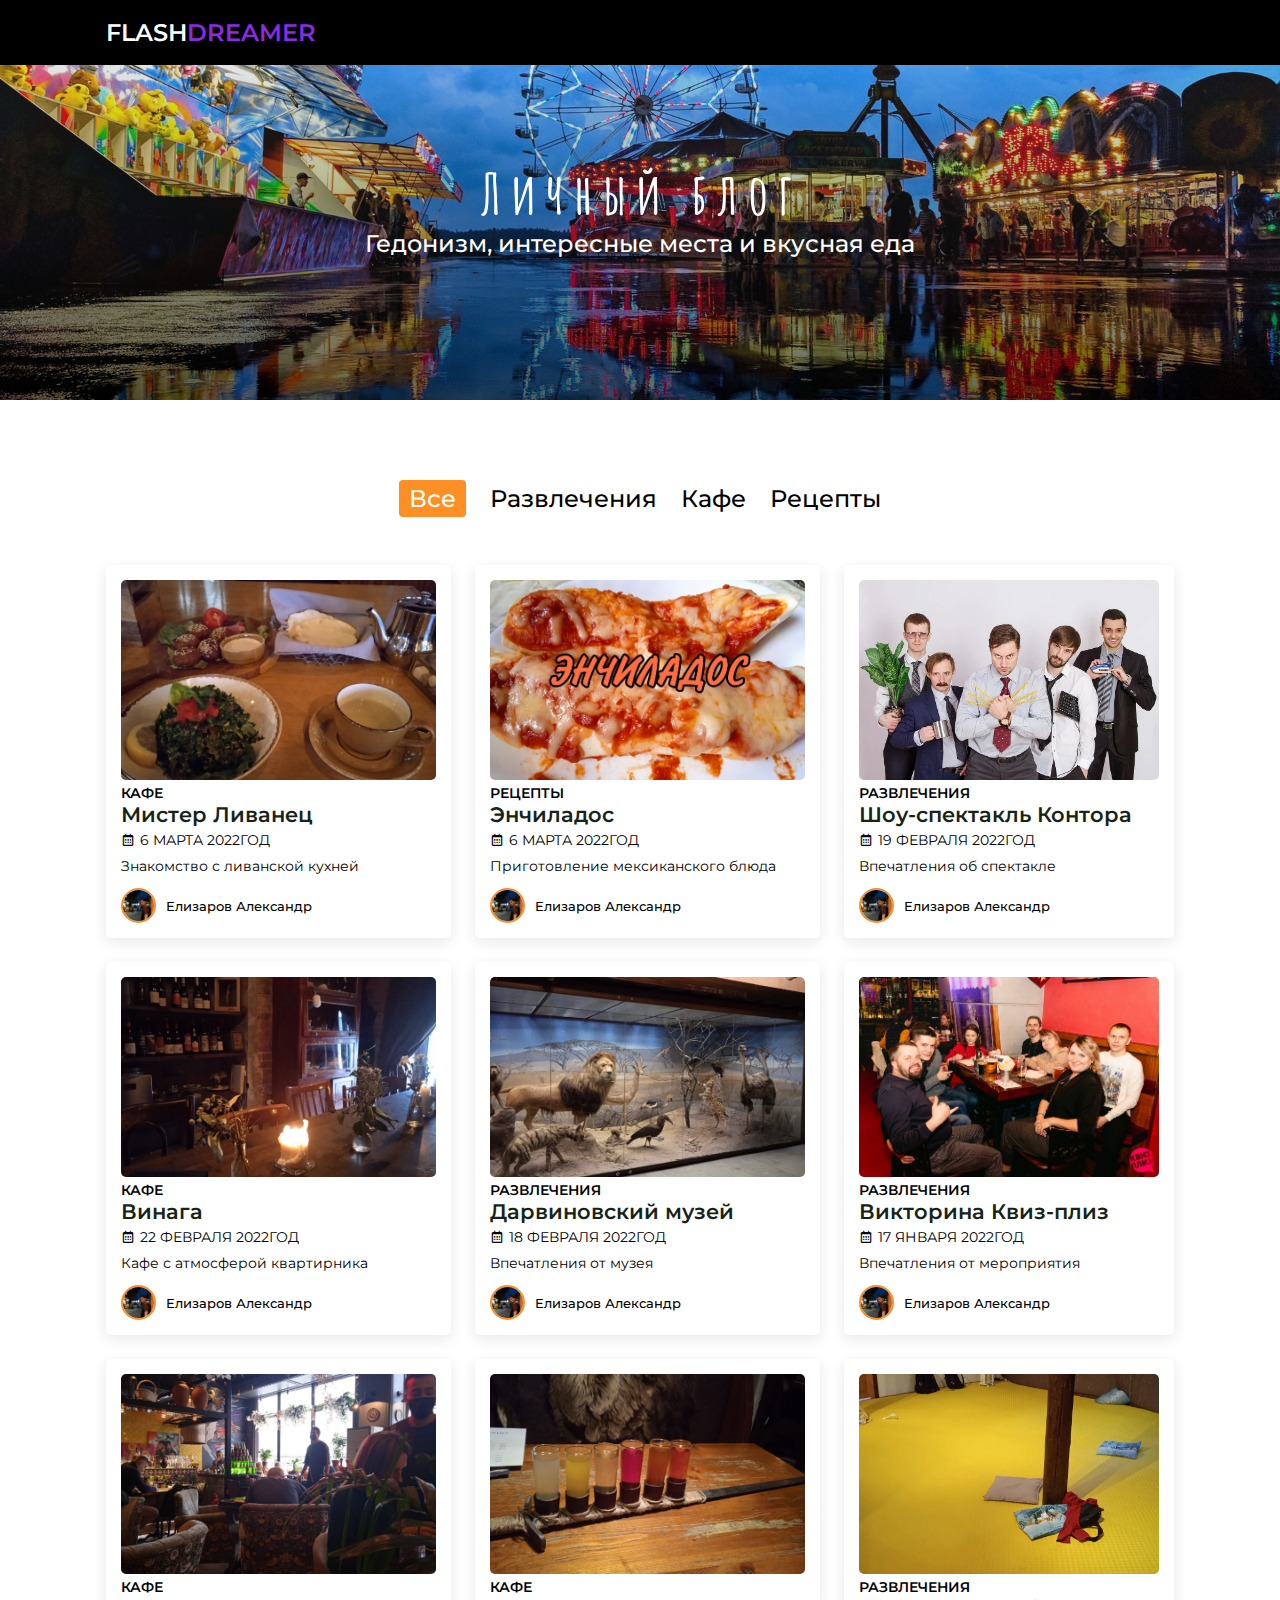
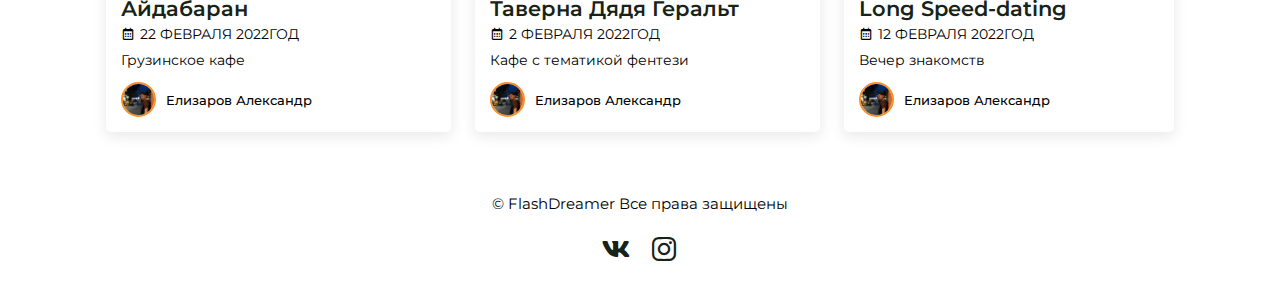
<file: index.html>
<!DOCTYPE html>
<html lang="en">

<head>
   <meta charset="UTF-8">
   <meta http-equiv="X-UA-Compatible" content="IE=edge">
   <meta name="viewport" content="width=device-width, initial-scale=1.0">
   <title>FLASHDREAMER BLOG</title>
   <!-- ! ЛОГОТИП САЙТА -->
   <link rel="icon" syze="30x30" type="img/png" href="img/enjoy.png">

   <!-- ! ИКОНКИ -->
   <link href='https://unpkg.com/boxicons@2.1.1/css/boxicons.min.css' rel='stylesheet'>

   <link rel="stylesheet" href="style.css">

</head>

<body>

   <!-- ! HEADER -->
   <header>

      <div class="nav container">

         <a href="#" class="logo">Flash<span>Dreamer</span></a>

         <!-- <a href="#" class="login">Войти</a> -->

      </div>
   </header>

   <!-- ! HOME -->
   <section class="home" id="home">
      <div class="home-text container">
         <h1 class="home-title">Личный блог</h1>
         <span class="home-subtitle">Гедонизм, интересные места и вкусная еда</span>
      </div>
   </section>

   <!-- ! FILTER POSTS -->
   <div class="post-filter container">
      <span class="filter-item active-filter" data-filter="all">Все</span>
      <span class="filter-item" data-filter="enjoy">Развлечения</span>
      <span class="filter-item" data-filter="cafe">Кафе</span>
      <span class="filter-item" data-filter="dishes">Рецепты</span>
   </div>

   <!--! POSTS -->
   <section class="post container">

      <div class="post-box cafe">
         <img src="img/post-1.jpg" class="post-img" alt="">
         <h2 class="category">КАФЕ</h2>
         <a href="post-page.html" class="post-title">Мистер Ливанец</a>
         <span class="post-date"><i class='bx bx-calendar'></i>6 марта 2022год</span>
         <p class="post-description">Знакомство с ливанской кухней</p>
         <div class="profile">
            <img src="img/profile.jpg" class="profile-img" alt="">
            <span class="profile-name">Елизаров Александр</span>
         </div>
      </div>

      <div class="post-box dishes">
         <img src="img/post-2.jpg" class="post-img" alt="">
         <h2 class="category">Рецепты</h2>
         <a href="post-page2.html" class="post-title">Энчиладос</a>
         <span class="post-date"><i class='bx bx-calendar'></i>6 марта 2022год</span>
         <p class="post-description">Приготовление мексиканского блюда</p>
         <div class="profile">
            <img src="img/profile.jpg" class="profile-img" alt="">
            <span class="profile-name">Елизаров Александр</span>
         </div>
      </div>

      <div class="post-box enjoy">
         <img src="img/post-3.jpg" class="post-img" alt="">
         <h2 class="category">Развлечения</h2>
         <a href="post-page3.html" class="post-title">Шоу-спектакль Контора</a>
         <span class="post-date"><i class='bx bx-calendar'></i>19 февраля 2022год</span>
         <p class="post-description">Впечатления об спектакле</p>
         <div class="profile">
            <img src="img/profile.jpg" class="profile-img" alt="">
            <span class="profile-name">Елизаров Александр</span>
         </div>
      </div>

      <div class="post-box cafe">
         <img src="img/post-4.jpg" class="post-img" alt="">
         <h2 class="category">КАФЕ</h2>
         <a href="post-page.html" class="post-title">Винага</a>
         <span class="post-date"><i class='bx bx-calendar'></i>22 февраля 2022год</span>
         <p class="post-description">Кафе с атмосферой квартирника</p>
         <div class="profile">
            <img src="img/profile.jpg" class="profile-img" alt="">
            <span class="profile-name">Елизаров Александр</span>
         </div>
      </div>

      <div class="post-box enjoy">
         <img src="img/post-5.jpg" class="post-img" alt="">
         <h2 class="category">Развлечения</h2>
         <a href="post-page.html" class="post-title">Дарвиновский музей</a>
         <span class="post-date"><i class='bx bx-calendar'></i>18 февраля 2022год</span>
         <p class="post-description">Впечатления от музея</p>
         <div class="profile">
            <img src="img/profile.jpg" class="profile-img" alt="">
            <span class="profile-name">Елизаров Александр</span>
         </div>
      </div>

      <div class="post-box enjoy">
         <img src="img/post-6.jpg" class="post-img" alt="">
         <h2 class="category">Развлечения</h2>
         <a href="post-page.html" class="post-title">Викторина Квиз-плиз</a>
         <span class="post-date"><i class='bx bx-calendar'></i>17 января 2022год</span>
         <p class="post-description">Впечатления от мероприятия</p>
         <div class="profile">
            <img src="img/profile.jpg" class="profile-img" alt="">
            <span class="profile-name">Елизаров Александр</span>
         </div>
      </div>

      <div class="post-box cafe">
         <img src="img/post-7.jpg" class="post-img" alt="">
         <h2 class="category">КАФЕ</h2>
         <a href="post-page.html" class="post-title">Айдабаран</a>
         <span class="post-date"><i class='bx bx-calendar'></i>22 февраля 2022год</span>
         <p class="post-description">Грузинское кафе</p>
         <div class="profile">
            <img src="img/profile.jpg" class="profile-img" alt="">
            <span class="profile-name">Елизаров Александр</span>
         </div>
      </div>

      <div class="post-box cafe">
         <img src="img/post-8.jpg" class="post-img" alt="">
         <h2 class="category">Кафе</h2>
         <a href="post-page.html" class="post-title">Таверна Дядя Геральт</a>
         <span class="post-date"><i class='bx bx-calendar'></i>2 февраля 2022год</span>
         <p class="post-description">Кафе с тематикой фентези</p>
         <div class="profile">
            <img src="img/profile.jpg" class="profile-img" alt="">
            <span class="profile-name">Елизаров Александр</span>
         </div>
      </div>

      <div class="post-box enjoy">
         <img src="img/post-9.jpg" class="post-img" alt="">
         <h2 class="category">Развлечения</h2>
         <a href="post-page.html" class="post-title">Long Speed-dating</a>
         <span class="post-date"><i class='bx bx-calendar'></i>12 февраля 2022год</span>
         <p class="post-description">Вечер знакомств</p>
         <div class="profile">
            <img src="img/profile.jpg" class="profile-img" alt="">
            <span class="profile-name">Елизаров Александр</span>
         </div>
      </div>
   </section>

   <!-- ! FOOTER -->
   <div class="footer container">
      <p>&copy; FlashDreamer Все права защищены</p>
      <div class="social">
         <a href="https://vk.com/funboy"><i class='bx bxl-vk'></i></a>
         <a href="https://www.instagram.com/flash_dreamer_/"><i class='bx bxl-instagram'></i></a>
      </div>
   </div>






   <script src="https://code.jquery.com/jquery-3.6.0.js" integrity="sha256-H+K7U5CnXl1h5ywQfKtSj8PCmoN9aaq30gDh27Xc0jk="
      crossorigin="anonymous"></script>
   <script src="main.js"></script>
</body>

</html>
</file>
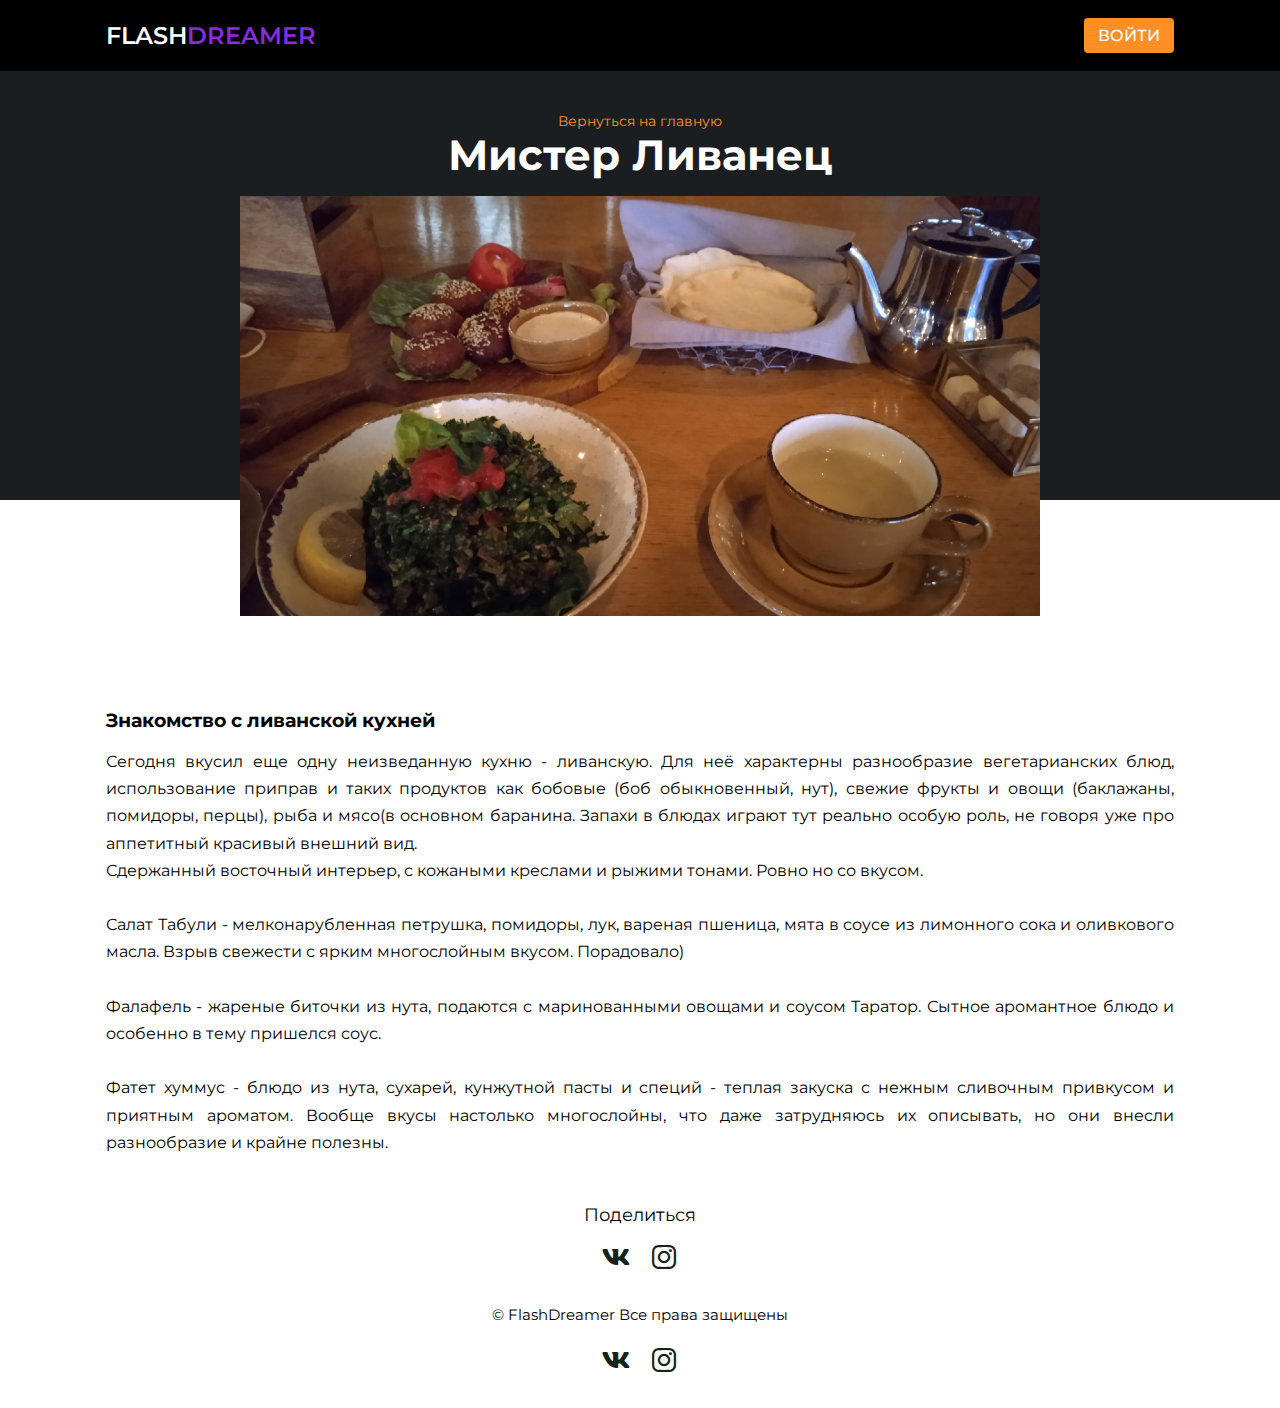
<file: post-page.html>
<!DOCTYPE html>
<html lang="en">
<head>
   <meta charset="UTF-8">
   <meta http-equiv="X-UA-Compatible" content="IE=edge">
   <meta name="viewport" content="width=device-width, initial-scale=1.0">
   <title>Мистер Ливанец</title>

   <link href='https://unpkg.com/boxicons@2.1.1/css/boxicons.min.css' rel='stylesheet'>
   <link rel="stylesheet" href="https://cdnjs.cloudflare.com/ajax/libs/OwlCarousel2/2.3.4/assets/owl.carousel.min.css">
   <link rel="stylesheet" href="https://cdnjs.cloudflare.com/ajax/libs/OwlCarousel2/2.3.4/assets/owl.theme.default.min.css">

   <link rel="stylesheet" href="style.css">

</head>
<body>

   <!-- ! HEADER -->
   <header>

      <div class="nav container">

      <a href="index.html" class="logo">Flash<span>Dreamer</span></a>

      <a href="#" class="login">Войти</a>

   </div>
   </header>

    <!-- ! POST CONTENT -->
    <section class="post-header">
       <div class="header-content post-container">

         <a href="index.html" class="back-home">Вернуться на главную</a>
         <h2 class="header-title">Мистер Ливанец</h2>
         <img src="img/post-1.jpg" class="header-img" alt="">
       </div>
    </section>

   

    <!--! POST -->
    <section class="post-content container">
       <h3 class="sub-heading">Знакомство с ливанской кухней</h3>
       <p class="post-text">Сегодня вкусил еще одну неизведанную кухню - ливанскую. Для неё характерны разнообразие вегетарианских блюд, использование приправ и таких продуктов как бобовые (боб обыкновенный, нут), свежие фрукты и овощи (баклажаны, помидоры, перцы), рыба и мясо(в основном баранина. Запахи в блюдах играют тут реально особую роль, не говоря уже про аппетитный красивый внешний вид. <br> Сдержанный восточный интерьер, с кожаными креслами и рыжими тонами. Ровно но со вкусом. <br><br> Салат Табули - мелконарубленная петрушка, помидоры, лук, вареная пшеница, мята в соусе из лимонного сока и оливкового масла. Взрыв свежести с ярким многослойным вкусом. Порадовало) <br><br> Фалафель - жареные биточки из нута, подаются с маринованными овощами и соусом Таратор. Сытное аромантное блюдо и особенно в тему пришелся соус. <br><br> Фатет хуммус - блюдо из нута, сухарей, кунжутной пасты и специй - теплая закуска с нежным сливочным привкусом и приятным ароматом. Вообще вкусы настолько многослойны, что даже затрудняюсь их описывать, но они внесли разнообразие и крайне полезны.</p>

       <div class="owl-carousel">
         <div><img src="img/slider-1.jpg" alt=""></div>
         <div><img src="img/slider-2.jpg" alt=""> </div>
         <div><img src="img/slider-3.jpg" alt=""> </div>
         <div><img src="img/slider-4.jpg" alt=""> </div>
       </div>
    </section>

    

    <!-- ! SHARE POST -->
    <div class="share post-container">
       <span class="share-title">Поделиться</span>
       <div class="social">
         <a href=""><i class='bx bxl-vk'></i></a>
         <a href=""><i class='bx bxl-instagram'></i></a>
      </div>
    </div>

    <!-- ! FOOTER -->
    <div class="footer container">
       <p>&copy; FlashDreamer Все права защищены</p>
       <div class="social">
          <a href=""><i class='bx bxl-vk'></i></a>
          <a href=""><i class='bx bxl-instagram'></i></a>
       </div>
    </div>






   <script src="https://code.jquery.com/jquery-3.6.0.js" integrity="sha256-H+K7U5CnXl1h5ywQfKtSj8PCmoN9aaq30gDh27Xc0jk=" crossorigin="anonymous"></script>
   <script src="https://cdnjs.cloudflare.com/ajax/libs/OwlCarousel2/2.3.4/owl.carousel.min.js"></script>
   <script src="main.js"></script>
   <script>
      $(document).ready(function(){
   $(".owl-carousel").owlCarousel({
      items: 2,
      margin: 10,
      loop: true,
      autoplay:true,
      smartSpeed:2500,
      autoplayTimeout:2500,
      responsive: {
         0: {
            items: 1
         },
         600: {
            items: 2
         },
         1000: {
            items: 2
         },
      }
   });
 });
   </script>
</body>
</html>
</file>
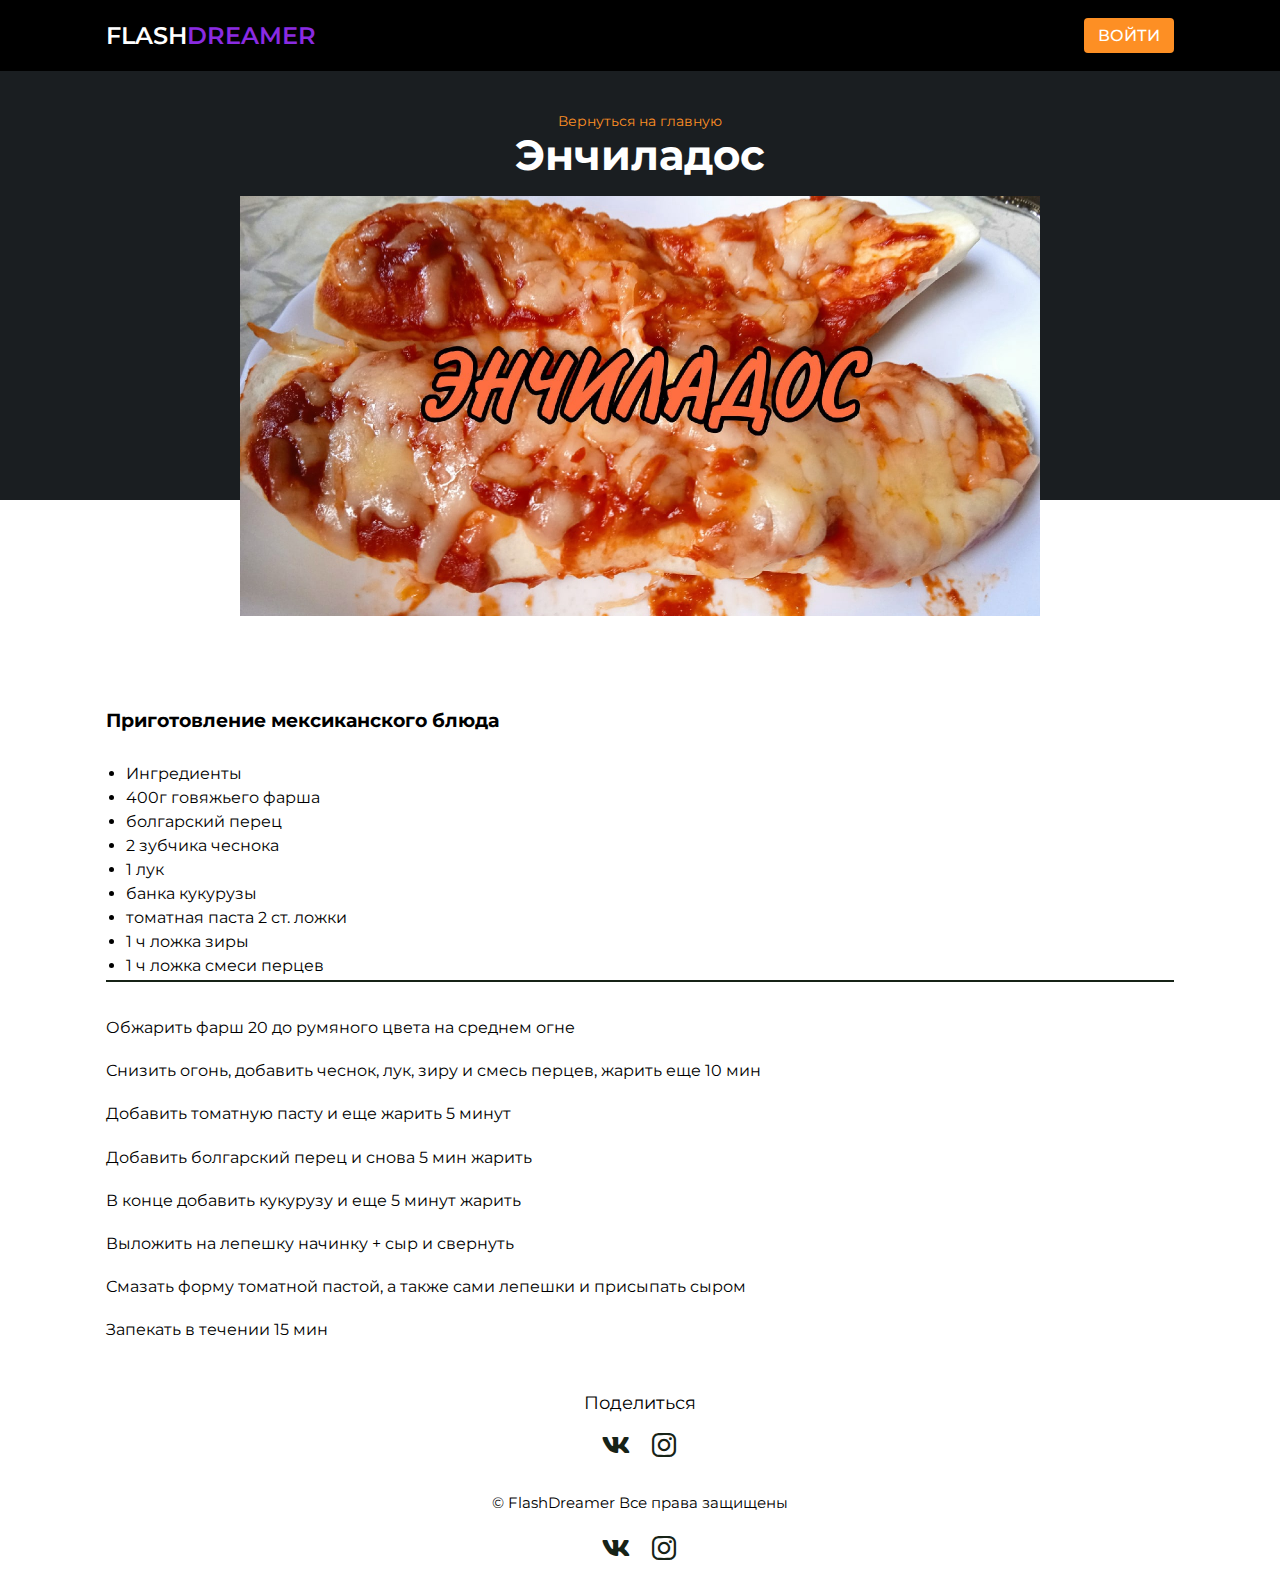
<file: post-page2.html>
<!DOCTYPE html>
<html lang="en">
<head>
   <meta charset="UTF-8">
   <meta http-equiv="X-UA-Compatible" content="IE=edge">
   <meta name="viewport" content="width=device-width, initial-scale=1.0">
   <title>Энчиладос</title>

   <link href='https://unpkg.com/boxicons@2.1.1/css/boxicons.min.css' rel='stylesheet'>

   <link rel="stylesheet" href="style.css">

</head>
<body>

   <!-- ! HEADER -->
   <header>

      <div class="nav container">

      <a href="index.html" class="logo">Flash<span>Dreamer</span></a>

      <a href="#" class="login">Войти</a>

   </div>
   </header>

    <!-- ! POST CONTENT -->
    <section class="post-header">
       <div class="header-content post-container">

         <a href="index.html" class="back-home">Вернуться на главную</a>
         <h2 class="header-title">Энчиладос</h2>
         <img src="img/post-2.jpg" class="header-img" alt="">

       </div>
    </section>

    <!--! POST -->
    <section class="post-content container">
       <h3 class="sub-heading">Приготовление мексиканского блюда</h3>
       <ul class="recipe">
          <li>Ингредиенты</li>
          <li>400г говяжьего фарша</li>
          <li>болгарский перец</li>
          <li>2 зубчика чеснока</li>
          <li>1 лук</li>
          <li>банка кукурузы</li>
          <li>томатная паста 2 ст. ложки</li>
          <li>1 ч ложка зиры</li>
          <li>1 ч ложка смеси перцев</li>
       </ul>
       <p class="post-text">Обжарить фарш 20 до румяного цвета на среднем огне</p>
       <p class="post-text">Снизить огонь, добавить чеснок, лук, зиру и смесь перцев, жарить еще 10 мин</p>
       <p class="post-text">Добавить томатную пасту и еще жарить 5 минут</p>
       <p class="post-text">Добавить болгарский перец и снова 5 мин жарить</p>
       <p class="post-text">В конце добавить кукурузу и еще 5 минут жарить</p>
       <p class="post-text">Выложить на лепешку начинку + сыр и свернуть</p>
       <p class="post-text">Смазать форму томатной пастой, а также сами лепешки и присыпать сыром</p>
       <p class="post-text">Запекать в течении 15 мин</p>
    </section>

    <!-- ! SHARE POST -->
    <div class="share post-container">
       <span class="share-title">Поделиться</span>
       <div class="social">
         <a href=""><i class='bx bxl-vk'></i></a>
         <a href=""><i class='bx bxl-instagram'></i></a>
      </div>
    </div>

    <!-- ! FOOTER -->
    <div class="footer container">
       <p>&copy; FlashDreamer Все права защищены</p>
       <div class="social">
          <a href="https://vk.com/funboy"><i class='bx bxl-vk'></i></a>
          <a href="https://www.instagram.com/flash_dreamer_/"><i class='bx bxl-instagram'></i></a>
       </div>
    </div>



    
   <script src="https://code.jquery.com/jquery-3.6.0.js" integrity="sha256-H+K7U5CnXl1h5ywQfKtSj8PCmoN9aaq30gDh27Xc0jk=" crossorigin="anonymous"></script>
   <script src="main.js"></script>
</body>
</html>
</file>
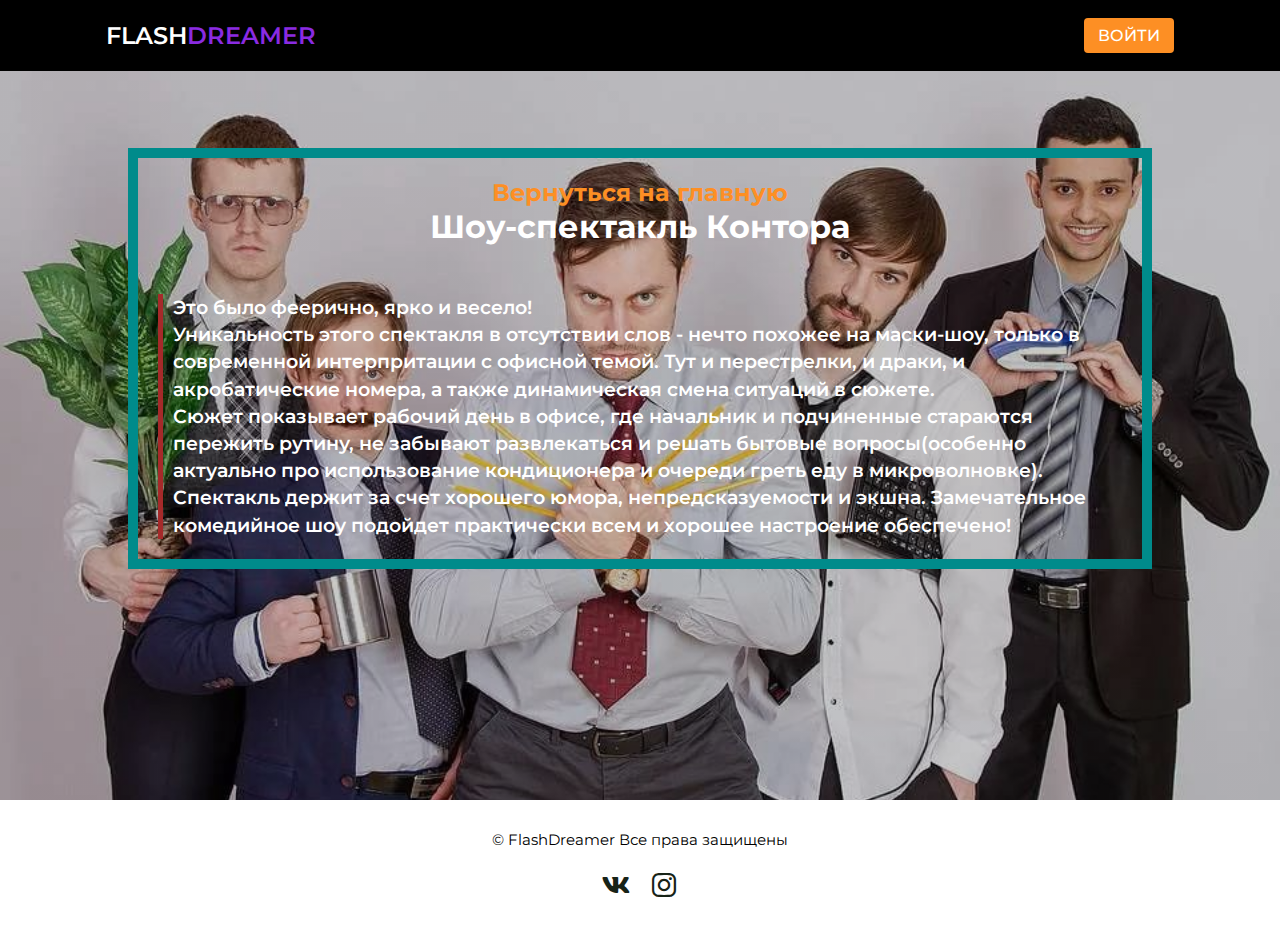
<file: post-page3.html>
<!DOCTYPE html>
<html lang="en">
<head>
   <meta charset="UTF-8">
   <meta http-equiv="X-UA-Compatible" content="IE=edge">
   <meta name="viewport" content="width=device-width, initial-scale=1.0">
   <title>Контора</title>

   <link href='https://unpkg.com/boxicons@2.1.1/css/boxicons.min.css' rel='stylesheet'>

   <link rel="stylesheet" href="style.css">

</head>
<body>

   <!-- ! HEADER -->
   <header>

      <div class="nav container">

      <a href="index.html" class="logo">Flash<span>Dreamer</span></a>

      <a href="#" class="login">Войти</a>

   </div>
   </header>

   <!--! REVIEW -->
   <section class="blog-header">
      <div class="blog-content">
         <a href="index.html" class="back-home">Вернуться на главную</a>
         <h3 class="blog-title">Шоу-спектакль Контора</h3>
         <p class="blog-text">Это было феерично, ярко и весело! <br>
            Уникальность этого спектакля в отсутствии слов - нечто похожее на маски-шоу, только в современной интерпритации с офисной темой. Тут и перестрелки, и драки, и акробатические номера, а также динамическая смена ситуаций в сюжете.</p>
            <p class="blog-text">Сюжет показывает рабочий день в офисе, где начальник и подчиненные стараются пережить рутину, не забывают развлекаться и решать бытовые вопросы(особенно актуально про использование кондиционера и очереди греть еду в микроволновке). Спектакль держит за счет хорошего юмора, непредсказуемости и экшна. Замечательное комедийное шоу подойдет практически всем и хорошее настроение обеспечено!</p>
      </div>

   </section>
   

    <!-- ! FOOTER -->
    <div class="footer container">
       <p>&copy; FlashDreamer Все права защищены</p>
       <div class="social">
          <a href="https://vk.com/funboy"><i class='bx bxl-vk'></i></a>
          <a href="https://www.instagram.com/flash_dreamer_/"><i class='bx bxl-instagram'></i></a>
       </div>
    </div>



   <script src="https://code.jquery.com/jquery-3.6.0.js" integrity="sha256-H+K7U5CnXl1h5ywQfKtSj8PCmoN9aaq30gDh27Xc0jk=" crossorigin="anonymous"></script>
   <script src="main.js"></script>
</body>
</html>
</file>
<file: style.css>
@import url('https://fonts.googleapis.com/css2?family=Amatic+SC:wght@700&family=Montserrat:wght@400;500;600;700&display=swap');

* {
   margin: 0;
   padding: 0;
   box-sizing: border-box;
   
   font-family: 'Montserrat', sans-serif;
   scroll-behavior: smooth;
   scroll-padding-top: 2rem;
}

:root {
   --container-color: #1a1e21;
   --second-color: #fd8f24;
   --text-color: #172317;
   --text-color2: white;
   --bg-color: #fff;
   --bg-color2: black;
}

::selection {
   color: var(--bg-color);
   background-color: var(--second-color);
}

a {
   text-decoration: none;  
}

li {
   list-style: none;
}

img {
   width: 100%;
}

section {
   padding: 3rem 0 2rem;
}

.container {
   max-width: 1068px;
   margin: 0 auto;
   width: 100%;
}

/* HEADER */
header {
   position: fixed;
   top: 0;
   left: 0;
   width: 100%;
   z-index: 200;
   background-color:var(--bg-color2);
}

header.shadow {
   background-color:blueviolet;
   box-shadow: 0 1px 10px hsl(0 4% 14% / 10%);
   transition: 0.4s;
}

header.shadow .logo span {
   color:cornflowerblue;
}

.nav {
   display: flex;
   align-items: center;
   justify-content: space-between;
   padding: 18px 0;
   
}

.logo {
   font-size: 1.5rem;
   font-weight: 600;
   color:var(--text-color2);
   text-transform: uppercase;
}

.logo span {
   color: blueviolet;
}

.login {
   padding: 8px 14px;
   text-transform: uppercase;
   font-weight: 500;
   border-radius: 4px;
   background-color: var(--second-color);
   color:var(--bg-color);
}

.login:hover {
   background-color: hsl(24, 98%, 58%);
   transition: 0.3s;
}

.home {
   width: 100%;
   min-height: 400px;
   background: linear-gradient(rgba(255, 255, 255, 0.1), rgba(0, 0, 0, 0.6)),url(img/home.bg.jpg) center no-repeat;
   background-size: cover;
   display: grid;
   justify-content: center;
   align-items: center;
}

.home-text {
   color:var(--bg-color);
   text-align: center;
}

.home-title {
font-family: 'Amatic SC', cursive;
font-size: 3.5rem;
letter-spacing: 10px;
color: var(--bg-color);
}

.home-subtitle {
   font-size: 1.5rem;
   font-weight: 500;
   color:var(--bg-color);
}

/* POST FILTER */
.post-filter {
   display: flex;
   align-items: center;
   flex-wrap: wrap;
   justify-content: center;
   column-gap: 1.5rem;
   margin-top: 5rem !important;
}

.filter-item {
   font-size: 1.5rem;
   font-weight: 500;
   cursor: pointer;
}

.active-filter {
   background-color: var(--second-color);
   color:var(--bg-color);
   padding: 4px 10px;
   border-radius: 4px;
}

.post {
   display: grid;
   grid-template-columns: repeat(auto-fit, minmax(280px, auto));
   justify-content: center;
   gap: 1.5rem;
}

.post-box {
   background-color: var(--bg-color);
   box-shadow: 0 4px 14px hsl( 355deg 25% 15% / 10%);
   padding: 15px;
   border-radius: 5px;
}

.post-img {
   width: 100%;
   height: 200px;
   object-fit: cover;
   object-position: center;
   border-radius: 5px;
}

.category {
   font-size: 0.9rem;
   font-weight: 600;
   text-transform: uppercase;
}

.post-title {
   font-size: 1.3rem;
   font-weight: 600;
   color: var(--text-color);
   /* Расположение текста в две линии, если добавится и не уместится */
   display: -webkit-box;
   -webkit-line-clamp: 2;
   -webkit-box-orient: vertical;
   overflow: hidden;
}

.post-date {
   display: flex;
   align-items: center;
   font-size: 0.875rem;
   text-transform: uppercase;
   font-weight: 400;
   margin-top: 4px;
}

.post-date i {
   margin-right: 5px;
}

.post-description {
   font-size: 0.9rem;
   line-height: 1.5rem;
   margin: 5px 0 10px;
   /* Расположение текста в три линии, если добавится и не уместится */
   display: -webkit-box;
   -webkit-line-clamp: 3;
   -webkit-box-orient: vertical;
   overflow: hidden;
}

.profile {
   display: flex;
   align-items: center;
   gap: 10px;
}

.profile-img {
   width: 35px;
   height: 35px;
   object-fit: cover;
   border-radius: 50%;
   object-position: center;
   border: 2px solid var(--second-color);
}

.profile-name {
   font-size: 0.82rem;
   font-weight: 500;
}


.footer {
   display: flex;
   flex-direction: column;
   justify-content: center;
   align-items: center;
   padding: 30px 0;
}

.footer p {
   font-size: 0.938rem;
   margin-bottom: 20px;
}

.social {
   display: flex;
   align-items: center;
   column-gap: 1rem;
}

.social .bx {
   font-size: 2rem;
   color: var(--text-color);
}

.social .bx:hover {
   color: var(--second-color);
   transition: .3s;
}

.post-header {
   width: 100%;
   height: 500px;
   background-color: var(--container-color);
}

.post-container {
   max-width: 800px;
   margin: auto;
   width: 100%;
}

.header-content {
   display: flex;
   flex-direction: column;
   align-items: center;
   margin-top: 4rem !important;
}

.back-home {
   color:var(--second-color);
   font-size: 0.9rem;
}

.header-title {
   width: 90%;
   font-size: 2.6rem;
   color: var(--bg-color);
   text-align: center;
   margin-bottom: 1rem;
}

.header-img {
   width: 100%;
   height: 420px;
   object-fit: cover;
   object-position: center;
}

.post-content {
   margin-top: 10rem !important;
}

.sub-heading {
   font-size: 1.2rem;
}

.post-text {
   font-size: 1rem;
   line-height: 1.7rem;
   margin: 1rem 0;
   text-align: justify;
}

.share {
   display: flex;
   flex-direction: column;
   align-items: center;
   row-gap: 1rem;
}

.share-title {
   font-size: 1.1rem;
}

.recipe {
   margin: 2rem 0;
   border-bottom: 2px solid var(--text-color);
   padding-left: 20px;
}

.recipe li {
   list-style-type:disc;
   margin-bottom: 5px;
}

/* ---------------------------------BLOG 3---------------------------- */
.blog-content {
   width: 80%;
   height: 100%;
   display: flex;
   flex-direction: column;
   align-items: center;
   margin: 100px auto 50px;
   justify-content: center;
   padding: 20px;
   border: 10px solid darkcyan;
}


.blog-header {
   background:linear-gradient(rgba(0,0,0,0.2), rgba(0,0,0,0.2)), url(img/post-3.jpg) center no-repeat;
   background-size: cover;
   width: 100%;
   min-height: 800px;
}

.blog-title {
   font-size: 2rem;
   color: var(--bg-color);
   margin-bottom: 3rem;
}

.blog-text {
   border-left: 5px solid brown;
   padding-left: 10px;
   font-size: 1.2rem;
   line-height: 1.7rem;
   font-weight: 600;
   color: var(--bg-color);
}

.blog-content .back-home {
   font-size: 1.5rem;
   font-weight: 700;
}

.owl-carousel {
   margin: 2rem 0;
}

.owl-carousel img {
   width: 100%;
   height: 250px;
   object-fit: cover;
   object-position: center;
}



/* АДАПТИВ */
@media (max-width: 1060px) {
   .container {
      width: 95%;
      margin: 0 auto;
   }

   .home-text {
      width: 100%;
   }
}

@media (max-width: 800px) {

   .nav {
      padding: 14px 0;
   }

   .post-container {
      margin: 0 auto;
      width: 95%;
   }
}

@media (max-width: 768px) {
   nav {
      padding: 10px 0;
   }

   section {
      padding: 2rem 0;
   }

   .header-content {
      margin-top: 3rem !important;
   }

   .home {
      min-height: 350px;
   }

   .home-title {
      font-size: 2.5rem;
   }

   .home-subtitle {
      font-size: 1rem;
   }

   .filter-item {
      font-size: 1rem;
  }

   .header-title {
      font-size: 2rem;
   }

   .header-img {
      height: 380px;
   }

   .post-header {
      height: 450px;
   }

   .post-content {
      margin-top: 7rem !important;
  }
}

@media (max-width: 570px) {
   .post-header {
      height: 350px;
   }

   .logo {
      font-size: 1rem;
  }

   .header-title {
      width: 100%;
   }

   .header-img {
      height: 300px;
  }

  .blog-content {
     width: 90%;
  }

  .blog-text {
   font-size: 1rem;
   padding: 10px;
}

}

@media (max-width: 396px) {

   .home {
      min-height: 300px ;
   }

   .home-title {
      font-size: 2rem;
  }

  .home-subtitle {
   font-size: 0.8rem;
}

.home {
   min-height: 250px;
}

}
</file>
